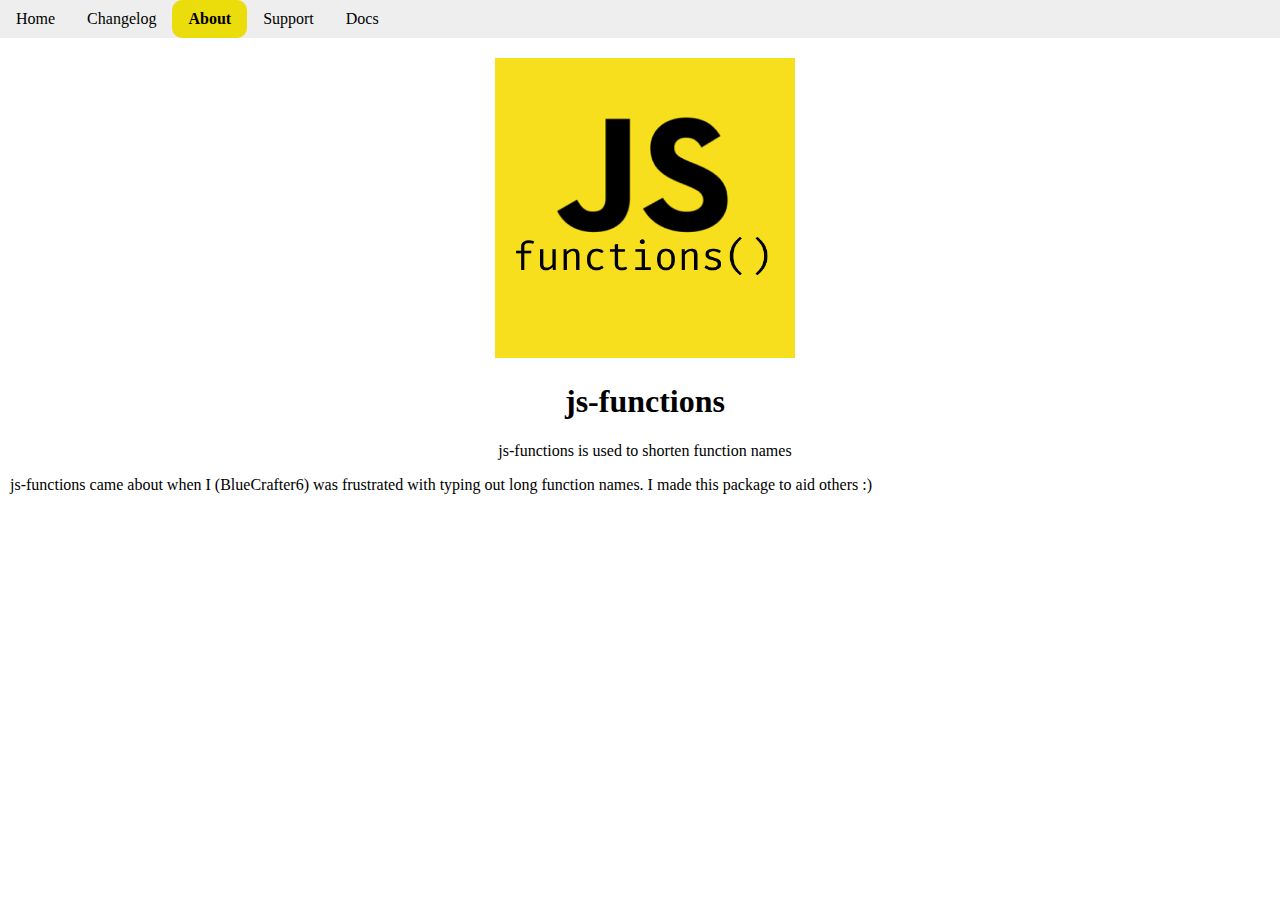
<file: src/about.html>
<!DOCTYPE html>
<html lang="en">
    <head>
        <meta charset="UTF-8" />
        <meta http-equiv="X-UA-Compatible" content="IE=edge" />
        <meta name="viewport" content="width=device-width, initial-scale=1.0" />
        <title>About | js-functions</title>
        <link rel="stylesheet" href="css/about.css" />
        <link rel="icon" href="img/jsf-logo.png" type="image/x-icon" />
        <script src="package/v0.5BETA/jsf.js"></script>
        <script src="js/darkmode.js" defer></script>
        <script src="js/fa.js"></script>
      </head>
<body class="mode-light">
  <nav>
    <ul class="nav-ul" id="nul">
      <li class="nav-li"><a class="nav-a" href="index">Home</a></li>
      <li class="nav-li"><a class="nav-a" href="changelog">Changelog</a></li>
      <li class="nav-li"><a class="nav-a current">About</a></li>
      <li class="nav-li"><a class="nav-a" href="support">Support</a></li>
      <li class="nav-li"><a class="nav-a" href="docs">Docs</a></li>
      <li class="nav-li"><a class="nav-a" id="toggle"><i class="fa-solid fa-moon"></i></a></li>
      <li class="nav-li"><a class="nav-a right" href="https://github.com/BlueCrafter6/js-func" target="_blank"><i class="fa-brands fa-github"></i></a></li>
    </ul>
  </nav>
    <main>
      <div class="centre">
      <img src="img/jsf-logo.png" alt="js-functions logo" class="logo">
<h1>js-functions</h1>
<p>js-functions is used to shorten function names</p>
</div>   
<p>js-functions came about when I (BlueCrafter6) was frustrated with typing out long function names. I made this package to aid others :)</p>
</main>
</body>
</html>
</file>
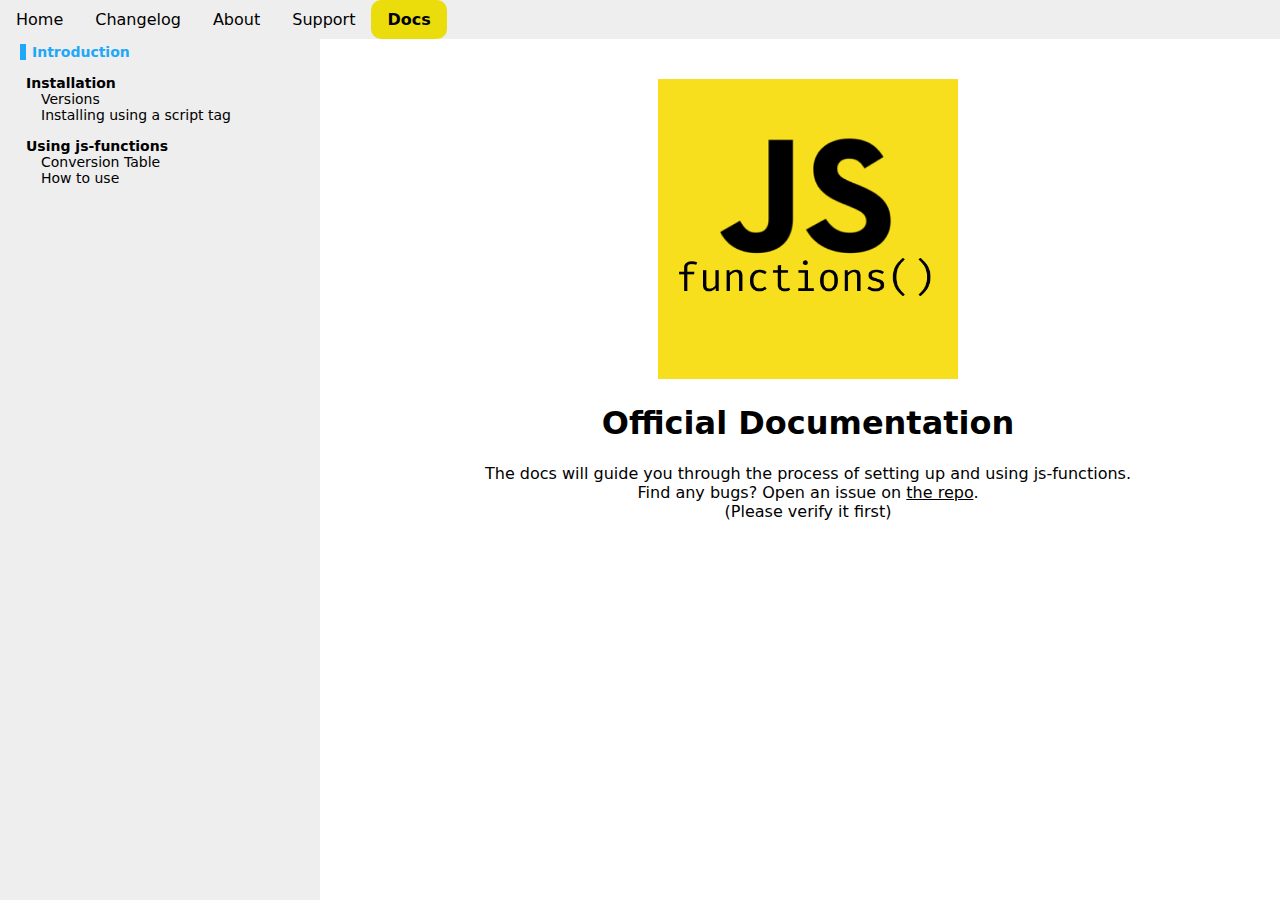
<file: src/docs.html>
<!DOCTYPE html>
<html lang="en">
  <head>
    <meta charset="UTF-8" />
    <meta http-equiv="X-UA-Compatible" content="IE=edge" />
    <meta name="viewport" content="width=device-width, initial-scale=1.0" />
    <title>Documentation | js-functions</title>
    <link rel="stylesheet" href="css/docs.css" />
    <link rel="icon" href="img/jsf-logo.png" type="image/x-icon" />
    <script src="package/v0.5/jsf.js"></script>
    <script src="js/fa.js"></script>
    <script src="js/darkmode.js" defer></script>
  </head>
  <body class="mode-light">
    <nav>
      <ul class="nav-ul">
        <li class="nav-li"><a class="nav-a" href="index">Home</a></li>
        <li class="nav-li">
          <a class="nav-a" href="changelog">Changelog</a>
        </li>
        <li class="nav-li"><a class="nav-a" href="about">About</a></li>
        <li class="nav-li"><a class="nav-a" href="support">Support</a></li>
        <li class="nav-li"><a class="nav-a current">Docs</a></li>
        <li class="nav-li">
          <a class="nav-a" id="toggle"><i class="fa-solid fa-moon"></i></a>
        </li>
        <li class="nav-li right">
          <a
            class="nav-a"
            href="https://github.com/BlueCrafter6/js-func"
            target="_blank"
            ><i class="fa-brands fa-github"></i
          ></a>
        </li>
      </ul>
    </nav>
    <main>
      <nav>
        <ul class="navigation">
          <li class="active">
            <span class="active">Introduction</span>
          </li>
          <li>
            <span><a href="docs/installation">Installation</a></span>
            <ul class="inner-ul" style="--pl: 1">
              <li><a href="docs/installation#versions">Versions</a></li>
              <li>
                <a href="docs/installation#script-tag"
                  >Installing using a script tag</a
                >
              </li>
            </ul>
          </li>
          <li>
            <span
              ><a href="docs/using-js-functions">Using js-functions</a></span
            >
            <ul class="inner-ul" style="--pl: 1">
              <li>
                <a href="docs/using-js-functions#conversions"
                  >Conversion Table</a
                >
              </li>
              <li class="how-to-use">
                <a href="#how-to-use">How to use</a>
              </li>
            </ul>
          </li>
        </ul>
      </nav>
      <div class="centre">
        <img src="img/jsf-logo.png" alt="logo" class="logo" />
        <h1>Official Documentation</h1>
        <p>
          The docs will guide you through the process of setting up and using
          js-functions.<br />
          Find any bugs? Open an issue on
          <a href="https://github.com/BlueCrafter6/js-func">the repo</a>.<br />
          (Please verify it first)
        </p>
      </div>
    </main>
  </body>
</html>
</file>
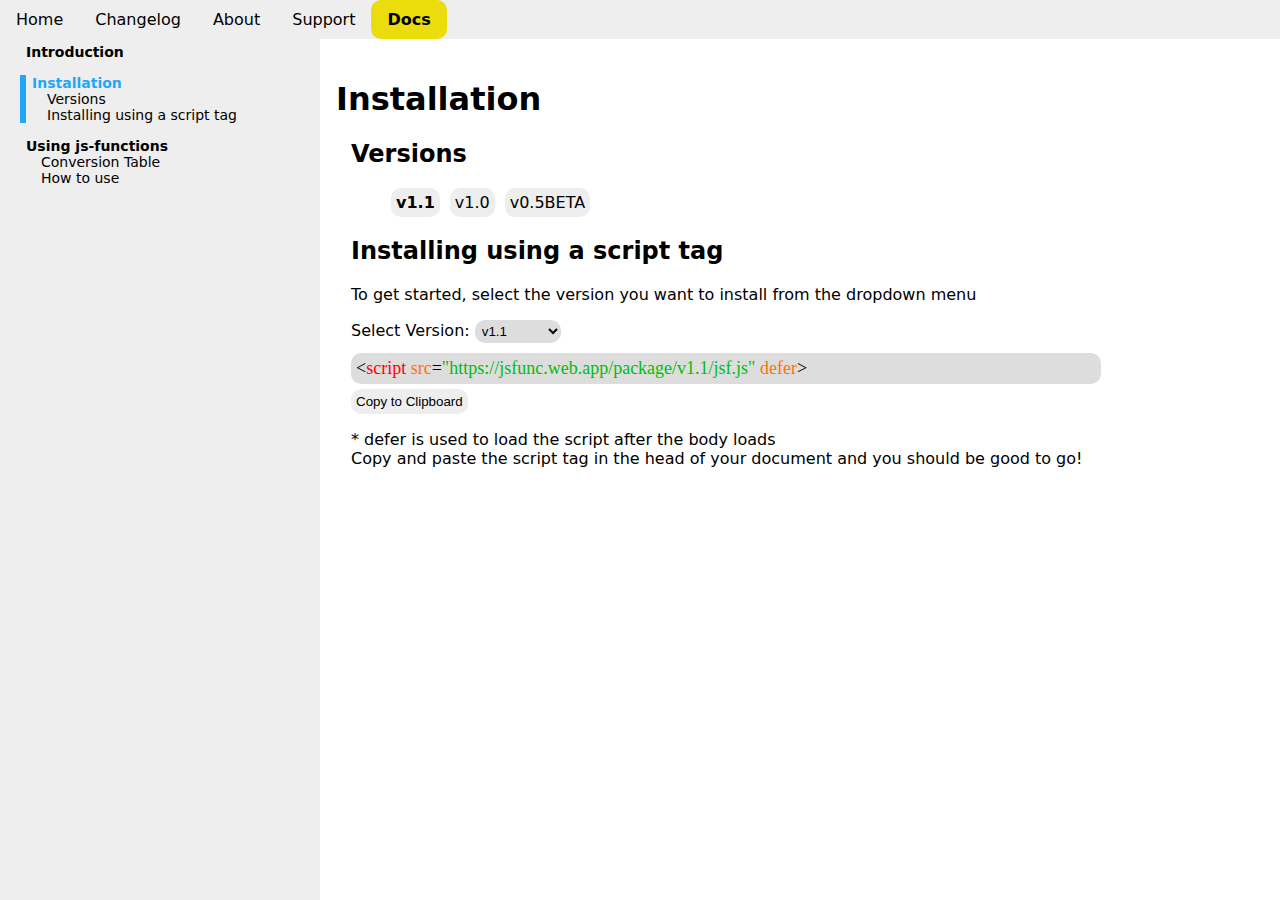
<file: src/docs/installation.html>
<!DOCTYPE html>
<html lang="en">
  <head>
    <meta charset="UTF-8" />
    <meta http-equiv="X-UA-Compatible" content="IE=edge" />
    <meta name="viewport" content="width=device-width, initial-scale=1.0" />
    <title>Documentation | js-functions</title>
    <link rel="stylesheet" href="../css/docs.css" />
    <link rel="icon" href="../img/jsf-logo.png" type="image/x-icon" />
    <script src="../package/v0.5/jsf.js"></script>
    <script src="../js/fa.js"></script>
    <script src="../js/darkmode.js" defer></script>
    <script src="../js/docs.js" defer></script>
    <script src="../js/versionGet.js" defer></script>
  </head>
  <body class="mode-light">
    <nav>
      <ul class="nav-ul">
        <li class="nav-li"><a class="nav-a" href="../index">Home</a></li>
        <li class="nav-li">
          <a class="nav-a" href="../changelog">Changelog</a>
        </li>
        <li class="nav-li"><a class="nav-a" href="../about">About</a></li>
        <li class="nav-li">
          <a class="nav-a" href="../support">Support</a>
        </li>
        <li class="nav-li"><a class="nav-a current">Docs</a></li>
        <li class="nav-li">
          <a class="nav-a" id="toggle"><i class="fa-solid fa-moon"></i></a>
        </li>
        <li class="nav-li right">
          <a
            class="nav-a"
            href="https://github.com/BlueCrafter6/js-func"
            target="_blank"
            ><i class="fa-brands fa-github"></i
          ></a>
        </li>
      </ul>
    </nav>
    <main>
      <nav>
        <ul class="navigation">
          <li>
            <span><a href="../docs">Introduction</a></span>
          </li>
          <li class="active">
            <span class="active"><a href="#">Installation</a></span>
            <ul class="inner-ul" style="--pl: 1">
              <li class="versions-s"><a href="#versions">Versions</a></li>
              <li class="script-tag-s">
                <a href="#script-tag">Installing using a script tag</a>
              </li>
            </ul>
          </li>
          <li>
            <span
              ><a href="using-js-functions">Using js-functions</a></span
            >
            <ul class="inner-ul" style="--pl: 1">
              <li>
                <a href="using-js-functions#conversions"
                  >Conversion Table</a
                >
              </li>
              <li class="how-to-use">
                <a href="#how-to-use">How to use</a>
              </li>
            </ul>
          </li>
        </ul>
      </nav>
      <h1>Installation</h1>
      <section id="versions" class="inner-sect" style="--pl: 1">
        <h2>Versions</h2>
        <ul id="vers" class="v"><!--[]--></ul>
      </section>
      <section id="script-tag" class="inner-sect" style="--pl: 1">
        <h2>Installing using a script tag</h2>
        <p>
          To get started, select the version you want to install from the
          dropdown menu
        </p>
        <!--NOTE: Versions
        Top: Latest
        Bottom: Earliest
        -->
        <label for="ver">Select Version:</label>
        <select name="version" id="ver">
          <option>v1.1</option>
          <option>v1.0</option>
          <option>v0.5BETA</option>
        </select>

        <div class="code" id="scripttaglink">
          <<span class="element">script</span> <span class="attribute">src</span>=<span
            class="string"
            >"https://jsfunc.web.app/package/<span id="versionplace">v</span
            >/jsf.js"</span
          >
          <span class="attribute">defer</span>>
        </div>
        <button id="clipboard">
          <i class="fa-solid fa-clipboard"></i> Copy to Clipboard
        </button>
        <p>* defer is used to load the script after the body loads<br />
        Copy and paste the script tag in the head of your document and you should be good to go!
        </p>
      </section>
    </main>
  </body>
</html>
</file>
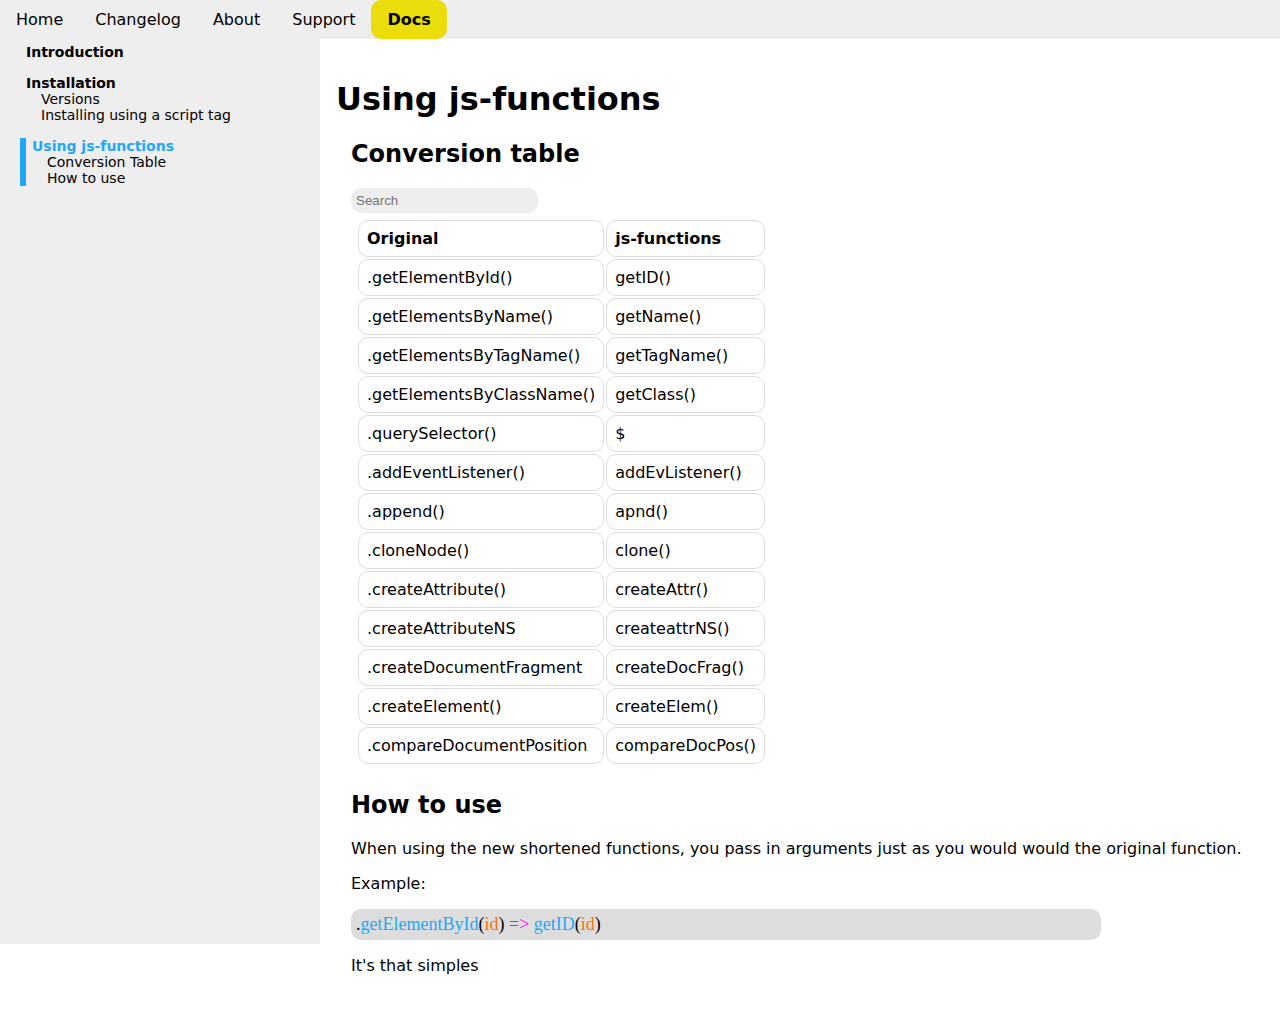
<file: src/docs/using-js-functions.html>
<!DOCTYPE html>
<html lang="en">
  <head>
    <meta charset="UTF-8" />
    <meta http-equiv="X-UA-Compatible" content="IE=edge" />
    <meta name="viewport" content="width=device-width, initial-scale=1.0" />
    <title>Documentation | js-functions</title>
    <link rel="stylesheet" href="../css/docs.css" />
    <link rel="icon" href="../img/jsf-logo.png" type="image/x-icon" />
    <script src="../package/v1.1/jsf.js"></script>
    <script src="../js/fa.js"></script>
    <script src="../js/darkmode.js" defer></script>
    <script src="../js/docs.js" defer></script>
    <script src="../js/search.docs.js" defer></script>
  </head>
  <body class="mode-light">
    <nav>
      <ul class="nav-ul">
        <li class="nav-li"><a class="nav-a" href="../index">Home</a></li>
        <li class="nav-li">
          <a class="nav-a" href="../changelog">Changelog</a>
        </li>
        <li class="nav-li"><a class="nav-a" href="../about">About</a></li>
        <li class="nav-li">
          <a class="nav-a" href="../support">Support</a>
        </li>
        <li class="nav-li"><a class="nav-a current">Docs</a></li>
        <li class="nav-li">
          <a class="nav-a" id="toggle"><i class="fa-solid fa-moon"></i></a>
        </li>
        <li class="nav-li right">
          <a
            class="nav-a"
            href="https://github.com/BlueCrafter6/js-func"
            target="_blank"
            ><i class="fa-brands fa-github"></i
          ></a>
        </li>
      </ul>
    </nav>
    <main>
      <nav>
        <ul class="navigation">
          <li>
            <span><a href="../docs">Introduction</a></span>
          </li>
          <li>
            <span><a href="installation">Installation</a></span>
            <ul class="inner-ul" style="--pl: 1">
              <li><a href="installation#versions">Versions</a></li>
              <li>
                <a href="installation#script-tag"
                  >Installing using a script tag</a
                >
              </li>
            </ul>
          </li>
          <li class="active">
            <span class="active"><a href="#">Using js-functions</a></span>
            <ul class="inner-ul" style="--pl: 1">
              <li class="conversions">
                <a href="#conversions">Conversion Table</a>
              </li>
              <li class="how-to-use">
                <a href="#how-to-use">How to use</a>
              </li>
            </ul>
          </li>
        </ul>
      </nav>
      <h1>Using js-functions</h1>
      <section id="conversions" class="inner-sect" style="--pl: 1">
        <h2>Conversion table</h2>
        <div class="search-div">
        <input type="text" id="searchTable" placeholder="Search">
        <span><i class="fa-regular fa-magnifying-glass"></i></span>
      </div>
        <table id="tab">
            <th>Original</th>
            <th>js-functions</th>
          <tr>
            <td>.getElementById()</td>
            <td>getID()</td>
          </tr>
          <tr>
            <td>.getElementsByName()</td>
            <td>getName()</td>
          </tr>
          <tr>
            <td>.getElementsByTagName()</td>
            <td>getTagName()</td>
          </tr>
          <tr>
            <td>.getElementsByClassName()</td>
            <td>getClass()</td>
          </tr>
          <tr>
            <td>.querySelector()</td>
            <td>$</td>
          </tr>
          <tr>
            <td>.addEventListener()</td>
            <td>addEvListener()</td>
          </tr>
          <tr>
            <td>.append()</td>
            <td>apnd()</td>
          </tr>
          <tr>
            <td>.cloneNode()</td>
            <td>clone()</td>
          </tr>
          <tr>
            <td>.createAttribute()</td>
            <td>createAttr()</td>
          </tr>
          <tr>
            <td>.createAttributeNS</td>
            <td>createattrNS()</td>
          </tr>
          <tr>
            <td>.createDocumentFragment</td>
            <td>createDocFrag()</td>
          </tr>
          <tr>
            <td>.createElement()</td>
            <td>createElem()</td>
          </tr>
          <tr>
            <td>.compareDocumentPosition</td>
            <td>compareDocPos()</td>
          </tr>
        </table>
      </section>
      <section id="how-to-use" class="inner-sect" style="--pl: 1">
        <h2>How to use</h2>
        <p>When using the new shortened functions, you pass in arguments just as you would would the original function.</p>
        <p>Example:</p>
        <div class="code">
.<span class="js-func">getElementById</span>(<span class="attribute">id</span>) <span class="js-arrow">=></span> <span class="js-func">getID</span>(<span class="attribute">id</span>)
        </div>
        <p>It's that simples</p>
      </section>
    </main>
  </body>
</html>
</file>
<file: src/css/about.css>
body {
    margin: 0;
    font-family: "Open Sans";
}

.mode-dark {
    background: #1b1b1b;
    color: #ffffff;
}

.nav-ul {
    overflow: hidden;
    list-style-type: none;
    padding: 0;
     margin: 0;
    background: #eeeeee;
}

.mode-dark .nav-ul {
    background: #2e2e2e;
}

nav {
    overflow-x: hidden;
    position: sticky;
    top: 0;
    margin-bottom: 20px;
}

.nav-a {
    float: left;
    cursor: pointer;
    user-select: none;
    color: #000000;
    text-align: center;
    padding: 10px 16px;
    text-decoration: none;
    border-radius: 10px;
}

.mode-dark .nav-a {
    color: #ffffff;
}

.nav-a:hover {
    background: #dddddd;
}

.mode-dark .nav-a:hover {
    background: #3d3d3d;
}

.nav-a.current {
font-weight: 700;
background: #ebdc0b;
}

.mode-dark .nav-a.current {
    color:#000000;
    background: #d1c412;
}

/************************************************/

.centre {
    text-align: -webkit-center;
}

.right {
    float: right;
    position: absolute;
    right: 5px;
}

.logo {
    width: 300px;
}

.fade-in {
    animation: fade-in 1s;
}

@keyframes fade-in {
    from {
        opacity: .3;
    }
    to {
        opacity: 1;
    }
}

@keyframes fade-out {
    to {
        opacity: 0;
    }
}

.line-short {
    line-height: 15px;
}

main {
    margin-left: 10px;
}

.code {
    background: #dddddd;
    width: fit-content;
    padding: 5px;
    border-radius: 20px;
    font-family: "Fira Code", system-ui;
}
</file>
<file: src/css/docs.css>
@import url('https://fonts.googleapis.com/css2?family=Montserrat&display=swap');

html {
  scroll-behavior: smooth;
}

:target {
  scroll-margin-top: 45px;
}

body {
  margin: 0;
  font-family: system-ui, -apple-system, BlinkMacSystemFont, 'Segoe UI', Roboto, Oxygen, Ubuntu, Cantarell, 'Open Sans', 'Helvetica Neue', sans-serif;
}

.mode-dark {
  background: #1b1b1b;
  color: #ffffff;
}

.nav-ul {
  overflow: hidden;
  list-style-type: none;
  padding: 0;
   margin: 0;
  background: #eeeeee;
}

.mode-dark .nav-ul {
  background: #2e2e2e;
}

nav {
  overflow-x: hidden;
  position: sticky;
  top: 0;
  margin-bottom: 20px;
}

.nav-a {
  float: left;
  cursor: pointer;
  user-select: none;
  color: #000000;
  text-align: center;
  padding: 10px 16px;
  text-decoration: none;
  border-radius: 10px;
}

.mode-dark .nav-a {
  color: #ffffff;
}

.nav-a:hover {
  background: #dddddd;
}

.mode-dark .nav-a:hover {
  background: #3d3d3d;
}

.nav-a.current {
font-weight: 700;
background: #ebdc0b;
}

.mode-dark .nav-a.current {
  color:#000000;
  background: #d1c412;
}

/************************************************/

.centre, [center] {
  text-align: -webkit-center;
}

.right {
  float: right;
}

.logo {
  width: 300px;
}

.fade-in {
  animation: fade-in 1s;
}

@keyframes fade-in {
  from {
      opacity: .3;
  }
  to {
      opacity: 1;
  }
}

@keyframes fade-out {
  to {
      opacity: 0;
  }
}

@keyframes fade-in-out {
  0% {
    opacity: .3;
  }

  50% {
    opacity: 1;
  }

  100% {
    opacity: 0.3;
  }
}

.line-short {
  line-height: 15px;
}

main {
  margin-left: 21rem;
  margin-bottom: 3rem;
}

.code {
  background: #dddddd;
  width: 740px;
  font-size: 18px;
  padding: 5px;
  border-radius: 10px;
  font-family: "Fira Code";
}

@media (width <= 1100px) {
  .code {
    width: 450px;
  }
}

@media (width <= 810px) {
    .code {
      width: 200px;
      word-wrap: break-word;
    }
}

.mode-dark .code {
  background: #2e2e2e;
}

p a {
color: inherit;
}

p a:hover {
  text-decoration: none;
}

/************************************************/

.navigation {
  font-size: 14px;
  background: #eeeeee;
  width: 300px;
  position: fixed;
  left: 0;
  top: 25px;
  height: 100%;
  list-style-type: none;
  user-select: none;
  padding-left: 20px;
  padding-top: 5px;
  margin-right: 10px;
}

.navigation a {
   text-decoration: none;
   color: inherit;
}

.navigation a:hover {
  color: #1fa8f7;
}

.mode-dark .navigation {
  background: #2e2e2e;
}

.navigation li {
  margin-bottom: 15px;
  padding: 0 7px 0 6px;
  cursor: pointer;
}

.navigation span {
  font-weight: 700;
}

.navigation span.active {
 color: #1fa8f7;
}

.navigation li.active {
  border-left: 6px solid #1fa8f7;
}

.navigation .active-inner {
  border-left: 3px solid #1fa8f7;
  color: #1fa8f7;
  font-weight: 700;
  padding-left: 5px;
}

.inner-p {
  padding-left: calc(var(--pl) * 15px);
}

.inner-sect {
  padding-left: calc(var(--pl) * 15px);
}

.inner-ul {
  list-style-type: none;
  padding-left: calc(var(--pl) * 15px);
}

.inner-ul li {
  margin-bottom: 0;
  padding: 0;
}

select, option {
  border: none;
  background: #dddddd;
  padding: 3px;
  border-radius: 10px;
  transition: ease 200ms;
}

.mode-dark select, .mode-dark option {
  color-scheme: dark;
  background: #2e2e2e;
}

::-webkit-scrollbar {
  width: 0.5rem;
  background: inherit;
}

::-webkit-scrollbar-thumb {
  background-color: #d8cc23;
  border-radius: 10px;
  border: 2px solid #fff237;
  height: 10%;
}

#clipboard {
  margin-top: 5px;
}

button {
  border: none;
  padding: 5px;
  border-radius: 10px;
  background: #eeeeee;
}

.mode-dark button {
  background: #2e2e2e;
  color: #ffffff;
}

button:hover {
  transform: translateY(10%);
  transition: ease 200ms;
  cursor: pointer;
}

input {
  border: none;
  background: #eeeeee;
  border-radius: 10px;
  padding: 5px;
}

.mode-dark input {
  background: #2e2e2e;
  color: #ffffff;
}

.loader svg {
animation: spin 1s infinite linear;
font-size: 1em;
}

@keyframes spin {
  to {
    transform: rotate(360deg);
  }
}

.v {
  display: flex;
}

.v li {
  margin-right: 10px;
  background: #eeeeee;
  list-style: none;
  padding: 5px;
  border-radius: 10px;
}

.mode-dark .v li {
  background-color: #2e2e2e;
} 

.fa-star {
  color: #d8cc23;
}

#scripttaglink {
  margin-top: 10px;
}

td, th {
  border: 1px solid #dddddd;
  text-align: left;
  padding: 8px;
  width: fit-content;
  border-radius: 10px;
}

.mode-dark td, .mode-dark th {
  border-color: #2e2e2e;
}

table {
  width: fit-content;
  border-radius: 0px;
  padding: 5px;
}

.search-div svg {
margin-left: -25px;
cursor: pointer;
background: #eeeeee;
opacity: .8;
}

.mode-dark .search-div svg {
  background: #2e2e2e;
  color: #ffffff;
}


/************************************************/

.card {
background: #eeeeee;
padding: 5px;
border-radius: 10px;
margin-right: 20px;
margin-bottom: 20px;
}

.card p {
  line-height: 30px;
}

.mode-dark .card {
  background: #2e2e2e;
}

.param {
  color: #9b9a9a;
}

.type {
  color: #1ab3be;
}

/************************************************/

.element {
  color: #ff0000;
}

.js-func {
  color: #1fa8f7;
}

.js-arrow {
  color: #ff00f2;
}

.string {
  color: #00BE0A;
}

.comment {
  color: #3d3d3d;
}

.attribute {
  color: #ff7300;
}

.mode-dark .attribute {
  color: #ffa00f;
}
</file>
